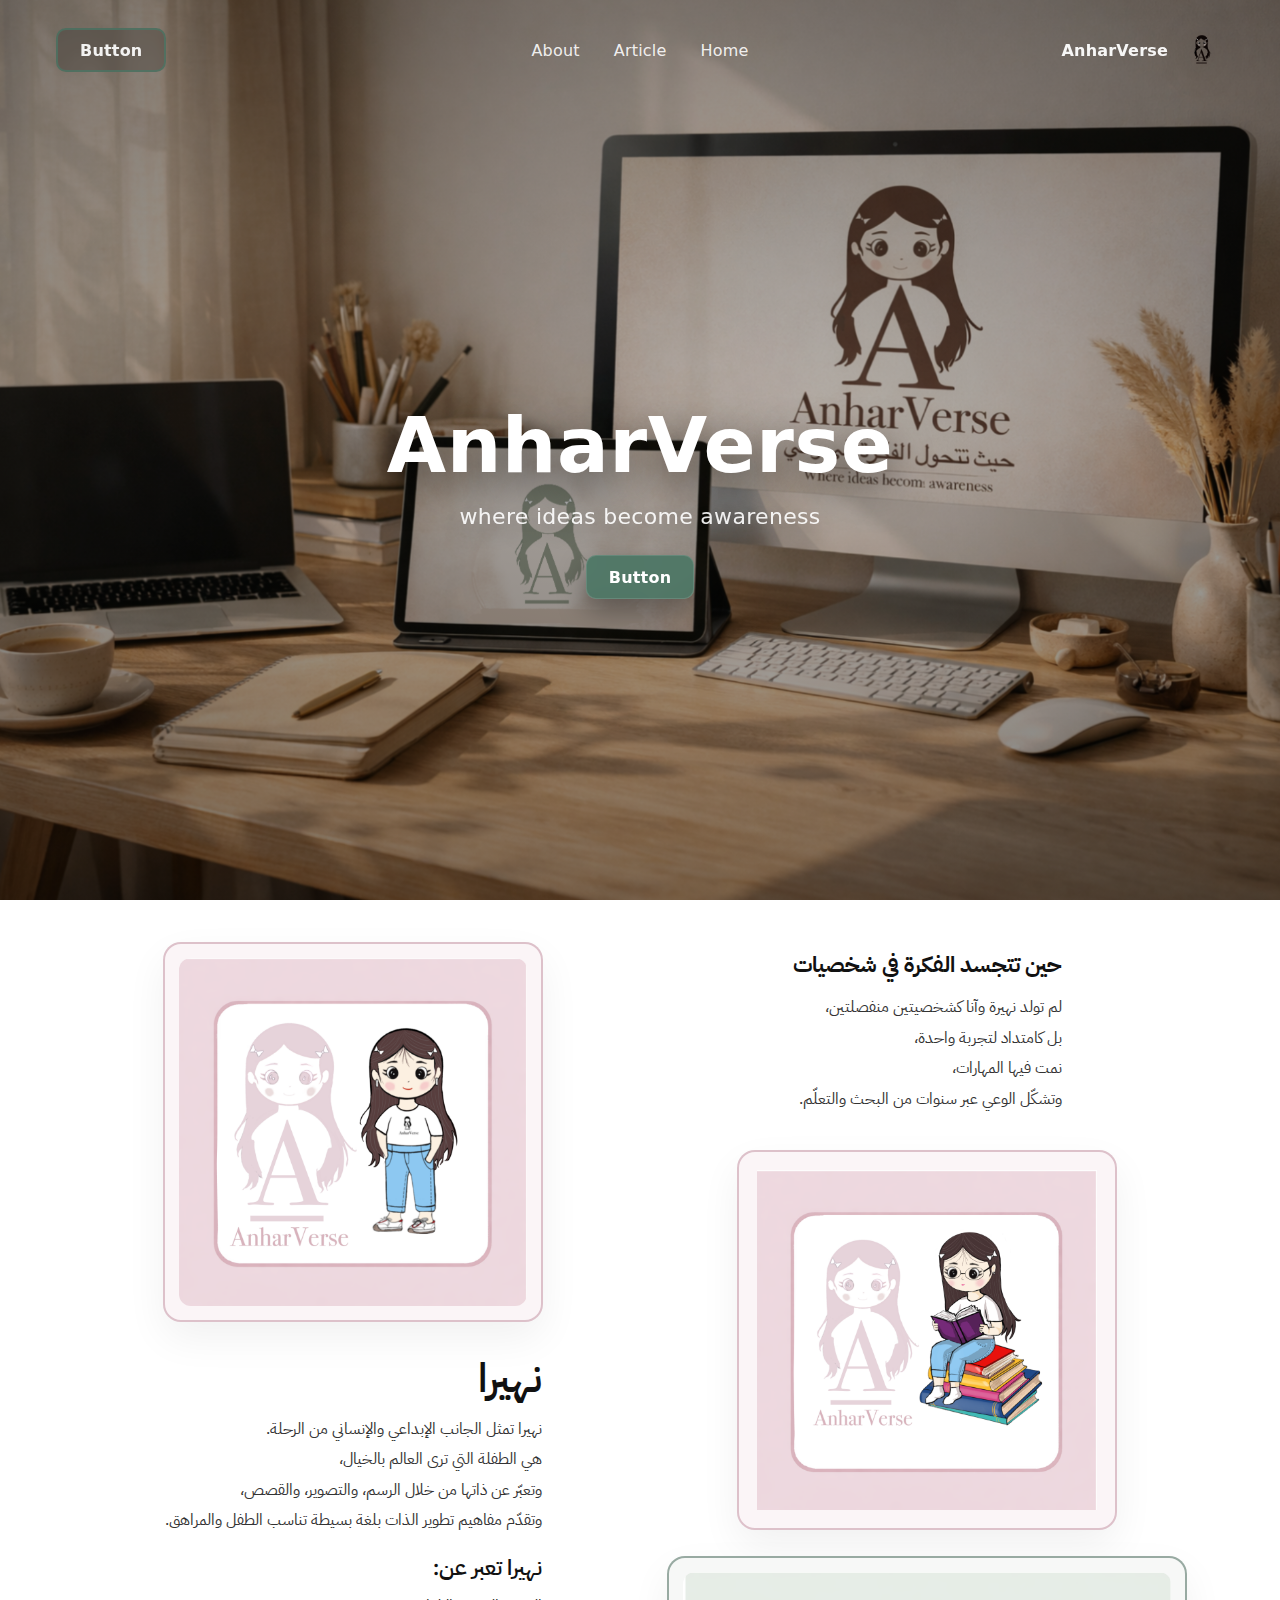
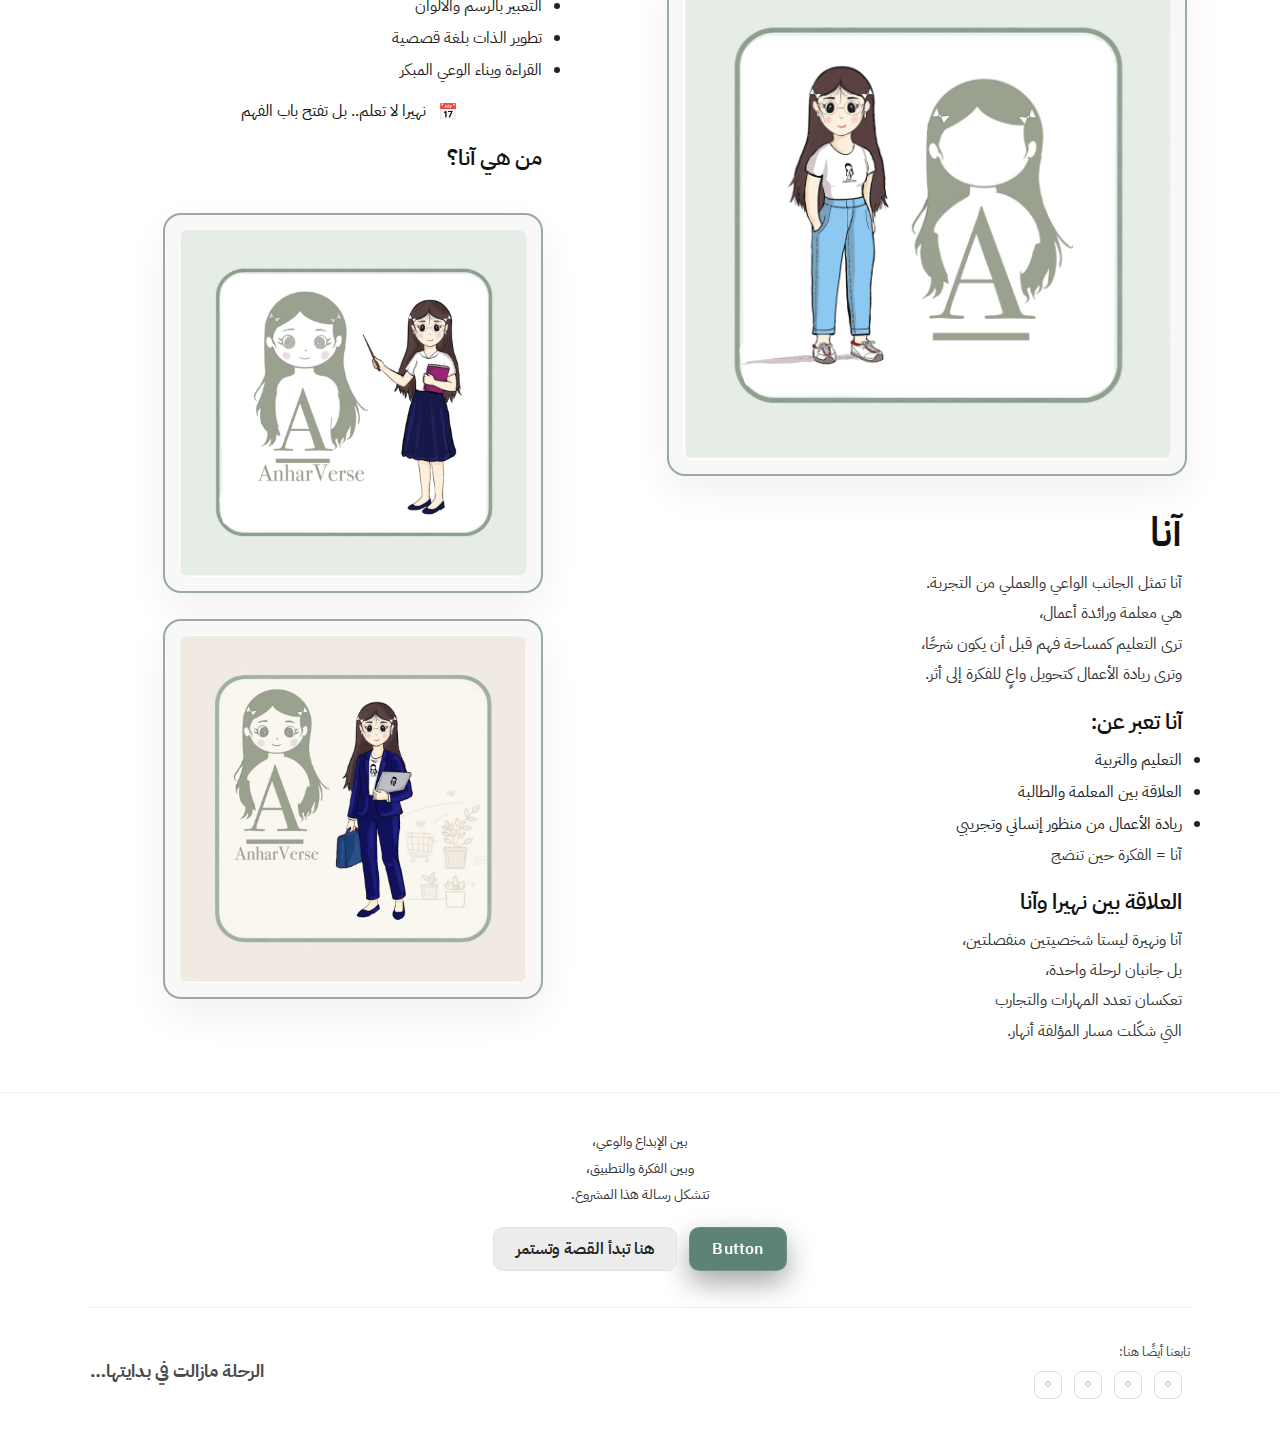
<file: about.html>
<!doctype html>
<html lang="ar" dir="rtl">
<head>
  <meta charset="UTF-8" />
  <meta name="viewport" content="width=device-width, initial-scale=1.0" />
  <title>AnharVerse</title>

  <link rel="preconnect" href="https://fonts.googleapis.com">
  <link rel="preconnect" href="https://fonts.gstatic.com" crossorigin>
  <link href="https://fonts.googleapis.com/css2?family=Inter:wght@400;600&family=IBM+Plex+Sans+Arabic:wght@400;500;600&display=swap" rel="stylesheet">
  <link rel="stylesheet" href="style.css" />
</head>
<body>

  <header class="hero" aria-label="Landing hero">
    <div class="hero__overlay"></div>

    <nav class="nav">
      <a class="brand" href="#">
        <img class="brand__logo" src="assets/logo.png" alt="AnharVerse logo" />
        <span class="brand__name">AnharVerse</span>
      </a>

      <ul class="nav__links">
        <li><a href="landing.html">Home</a></li>
        <li><a href="article.html">Article</a></li>
        <li><a href="contact.html">About</a></li>
      </ul>

      <a class="btn btn--outline" href="#">Button</a>
    </nav>

    <main class="hero__content">
      <h1 class="hero__title">AnharVerse</h1>
      <p class="hero__subtitle">where ideas become awareness</p>
      <a class="btn btn--solid" href="#">Button</a>
    </main>
  </header>

  <!-- ===== Rest of landing page ===== -->
  <div class="landing" dir="rtl">

    <section class="landing__grid">

      <!-- LEFT COLUMN -->
      <div class="landing__col landing__col--left">

        <!-- Top Arabic paragraph (centered) -->
        <div class="landing__text landing__text--center">
          <!-- ✅ from figma -->
          <h3 class="landing__introTitle">حين تتجسد الفكرة في شخصيات</h3>

          <!-- ✅ from figma -->
          <p class="landing__introBody landing__introBody--right">
            لم تولد نهيرة وآنا كشخصيتين منفصلتين،<br>
            بل كامتداد لتجربة واحدة،<br>
            نمت فيها المهارات،<br>
            وتشكّل الوعي عبر سنوات من البحث والتعلّم.
          </p>
        </div>

        <!-- Illustration (reading) -->
        <img class="landing__img landing__img--plain"
             src="assets/reading_nuhaira.png"
             alt="Reading illustration">

        <!-- Big framed image card -->
        <div class="landing__frame landing__frame--big">
          <img src="assets/ana.png" alt="Big card">
        </div>

        <!-- Lower text area (Ana) -->
        <div class="landing__text landing__text--flushRight">

          <!-- ✅ from figma -->
          <h3 class="landing__h">آنا</h3>

          <!-- ✅ from figma -->
          <p class="landing__p">
            آنا تمثل الجانب الواعي والعملي من التجربة.<br>
            هي معلمة ورائدة أعمال،<br>
            ترى التعليم كمساحة فهم قبل أن يكون شرحًا،<br>
            وترى ريادة الأعمال كتحويل واعٍ للفكرة إلى أثر.
          </p>

          <!-- ✅ from figma -->
          <h4 class="landing__h2">آنا تعبر عن:</h4>
          <ul class="landing__list">
            <li>التعليم والتربية</li>
            <li>العلاقة بين المعلمة والطالبة</li>
            <li>ريادة الأعمال من منظور إنساني وتجريبي</li>
          </ul>

          <!-- ✅ from figma -->
          <p class="landing__p">آنا = الفكرة حين تنضج</p>

          <!-- ✅ from figma -->
          <h4 class="landing__h2">العلاقة بين نهيرا وآنا</h4>

          <!-- ✅ from figma -->
          <p class="landing__p">
            آنا ونهيرة ليستا شخصيتين منفصلتين،<br>
            بل جانبان لرحلة واحدة،<br>
            تعكسان تعدد المهارات والتجارب<br>
            التي شكّلت مسار المؤلفة أنهار.
          </p>
        </div>

      </div>

      <!-- RIGHT COLUMN -->
      <div class="landing__col landing__col--right">

        <!-- Pink framed image card -->
        <div class="landing__frame landing__frame--pink">
          <img src="assets/Nuhaira.png" alt="Pink card">
        </div>

        <!-- Nuhaira text block -->
        <div class="landing__text">

          <!-- ✅ from figma -->
          <h3 class="landing__h">نهيرا</h3>

          <!-- ✅ (you already had this correct) -->
          <p class="landing__p">
            نهيرا تمثل الجانب الإبداعي والإنساني من الرحلة.<br>
            هي الطفلة التي ترى العالم بالخيال،<br>
            وتعبّر عن ذاتها من خلال الرسم، والتصوير، والقصص،<br>
            وتقدّم مفاهيم تطوير الذات بلغة بسيطة تناسب الطفل والمراهق.
          </p>

          <!-- ✅ from figma -->
          <h4 class="landing__h2">نهيرا تعبر عن:</h4>
          <ul class="landing__list">
            <li>التعبير بالرسم والالوان</li>
            <li>تطوير الذات بلغة قصصية</li>
            <li>القراءة ويناء الوعي المبكر</li>
          </ul>

          <!-- ✅ from figma -->
          <p class="landing__note">
            <span class="landing__icon" aria-hidden="true">📅</span>
            نهيرا لا تعلم.. بل تفتح باب الفهم
          </p>

          <!-- ✅ from figma -->
          <h4 class="landing__h2">من هي آنا؟</h4>

        </div>

        <!-- Two stacked framed images -->
        <div class="landing__frame landing__frame--mid">
          <img src="assets/teacher.png" alt="Right card 1">
        </div>

        <div class="landing__frame landing__frame--mid">
          <img src="assets/entrepneur.jpg" alt="Right card 2">
        </div>

      </div>

    </section>

    <!-- Bottom CTA -->
    <section class="landing__cta">
      <!-- ✅ from figma -->
      <p class="landing__ctaTopText">
        بين الإبداع والوعي،<br>
        وبين الفكرة والتطبيق،<br>
        تتشكل رسالة هذا المشروع.
      </p>

      <div class="landing__ctaActions">
        <a class="btn btn--solid" href="#">Button</a>
        <!-- ✅ from figma -->
        <a class="btn btn--ghost" href="#">هنا تبدأ القصة وتستمر</a>
      </div>
    </section>

    <footer class="landing__footer">
      <div class="landing__footerLeft">
        <p class="landing__footerTitle">تابعنا أيضًا هنا:</p>
        <div class="landing__socials" dir="ltr">
          <a href="#" aria-label="Instagram">◦</a>
          <a href="#" aria-label="X">◦</a>
          <a href="#" aria-label="YouTube">◦</a>
          <a href="#" aria-label="TikTok">◦</a>
        </div>
      </div>

      <div class="landing__footerRight">
        <h3 class="landing__footerHeadline">الرحلة مازالت في بدايتها…</h3>
      </div>
    </footer>

  </div>
</body>
</html>
</file>
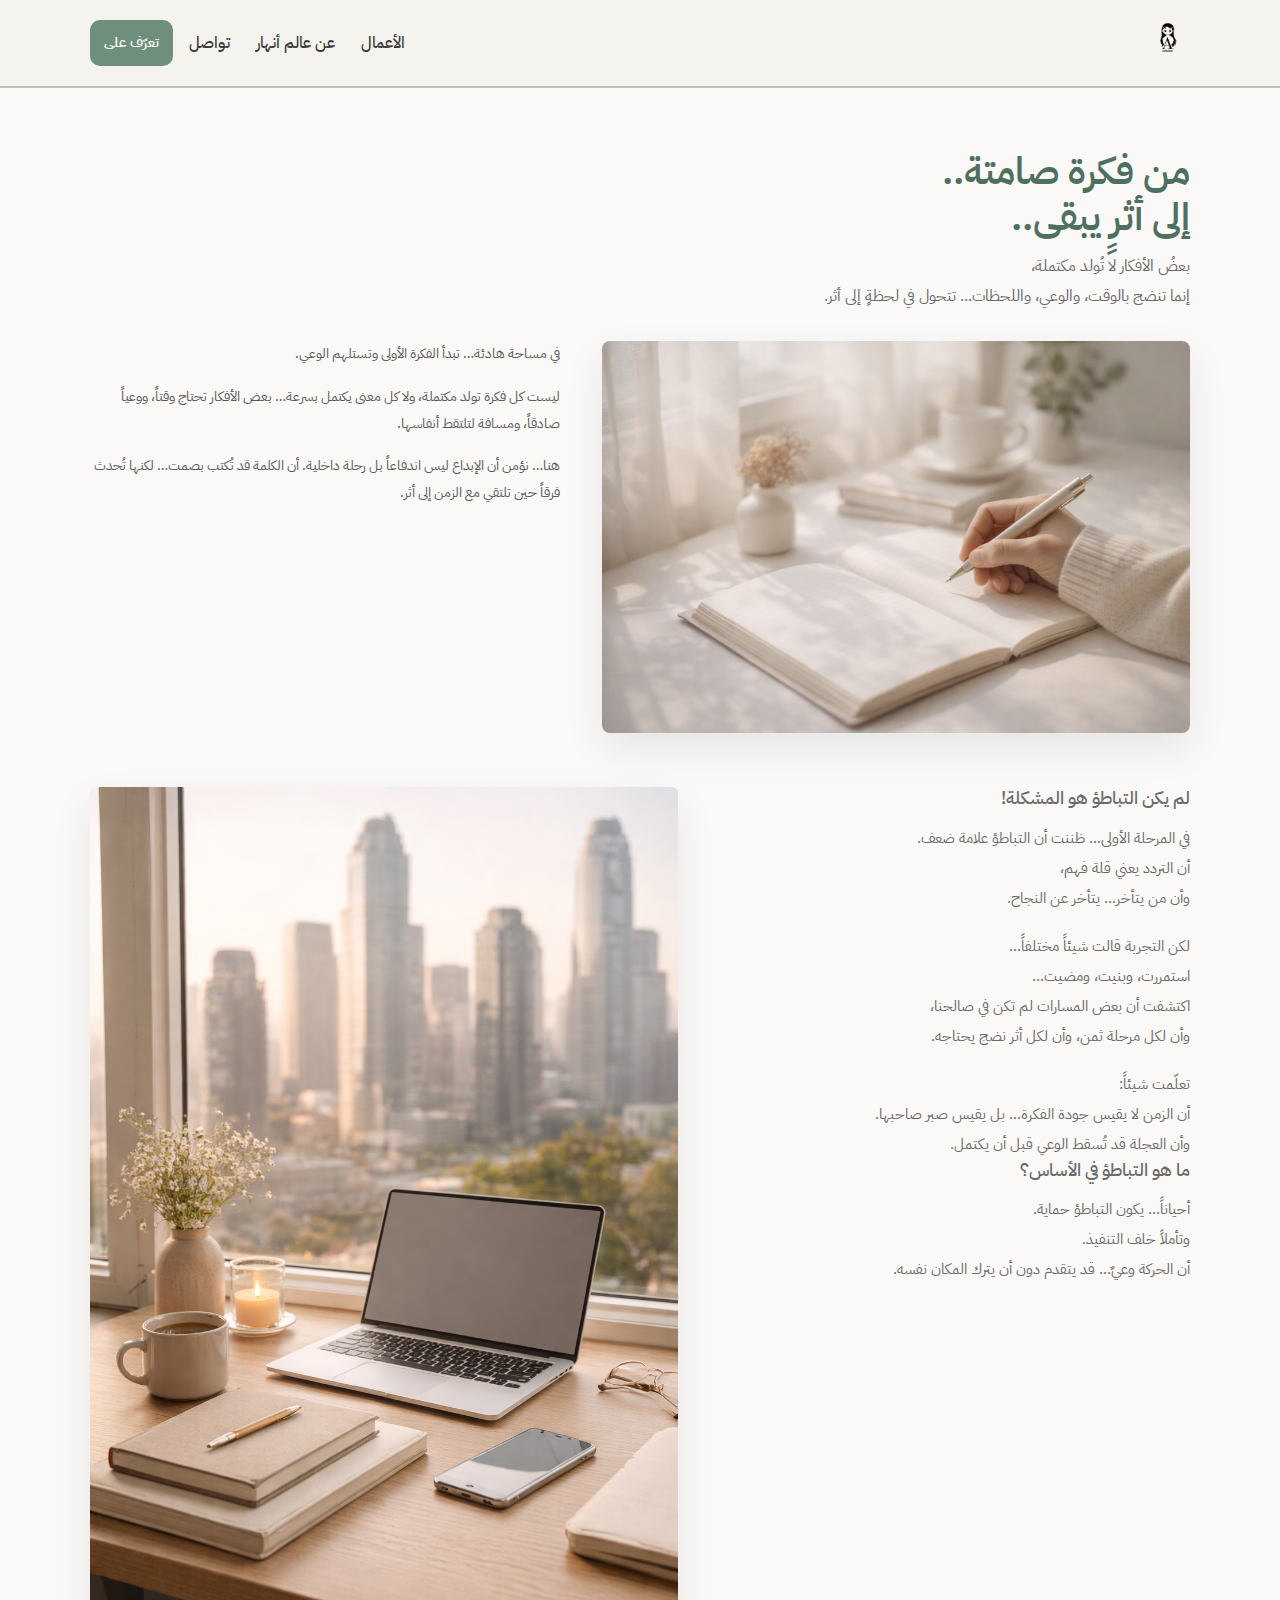
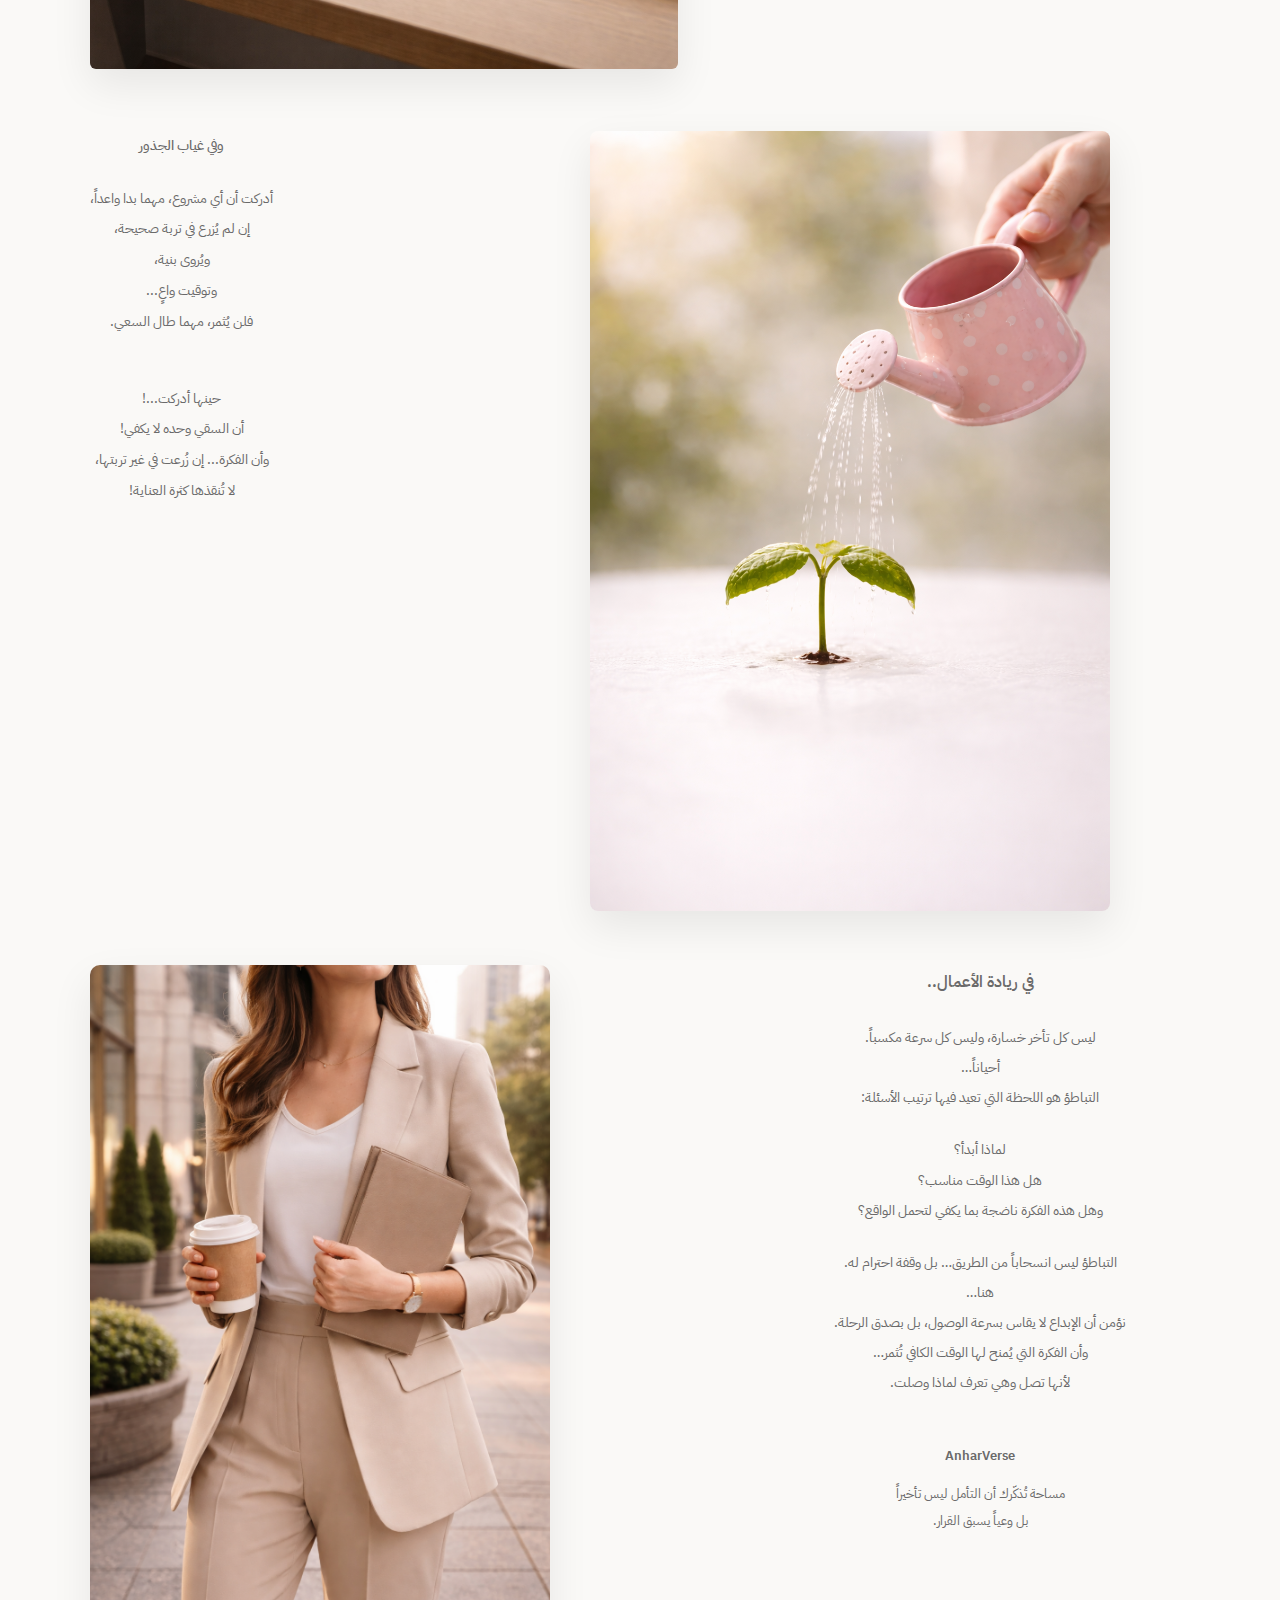
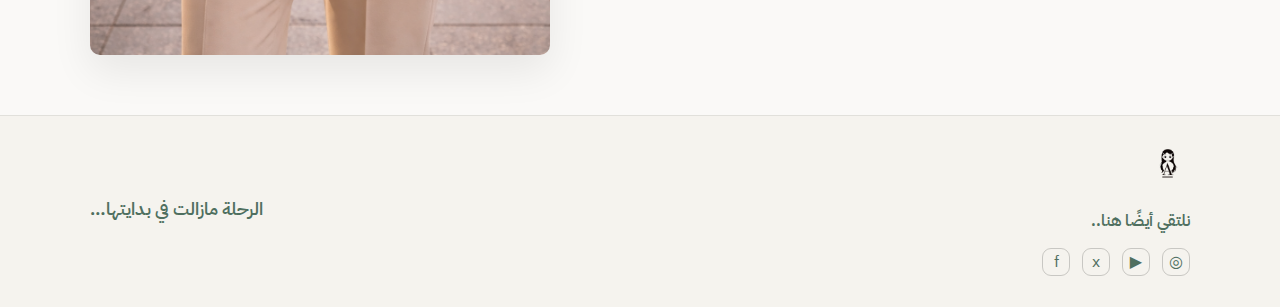
<file: article.html>
<!doctype html>
<html lang="ar" dir="rtl">
<head>
  <meta charset="UTF-8" />
  <meta name="viewport" content="width=device-width, initial-scale=1.0" />
  <title>AnharVerse | من فكرة صامتة.. إلى أثر يبقى</title>

  <!-- Fonts -->
  <link rel="preconnect" href="https://fonts.googleapis.com">
  <link rel="preconnect" href="https://fonts.gstatic.com" crossorigin>
  <link href="https://fonts.googleapis.com/css2?family=Inter:wght@400;600;700&family=IBM+Plex+Sans+Arabic:wght@300;400;500;600&display=swap" rel="stylesheet">

  <link rel="stylesheet" href="article.css" />
</head>

<body>

  <!-- Top Nav -->
  <header class="topbar">
    <div class="topbar__inner">
      <a class="topbar__brand" href="#">
        <img src="assets/logo.png" alt="AnharVerse" class="topbar__logo">
      </a>

      <nav class="topbar__nav" aria-label="Main">
        <a href="#">الأعمال</a>
        <a href="#">عن عالم أنهار</a>
        <a href="#">تواصل</a>
      </nav>

      <a class="topbar__cta" href="#">تعرّف على</a>
    </div>
    <div class="topbar__rule"></div>
  </header>

  <!-- Page -->
  <main class="page">

    <!-- Title -->
    <!-- Title -->
    <section class="page__title page__title--right" dir="rtl">
    <h1 class="page__titleH1">من فكرة صامتة..<br>إلى أثرٍ يبقى..</h1>

    <p class="page__titleP">
        بعضُ الأفكار لا تُولد مكتملة،<br>
        إنما تنضج بالوقت، والوعي، واللحظات...
        تتحول في لحظةٍ إلى أثر.
    </p>
    </section>

    <!-- Content blocks -->
    <section class="content">

      <!-- Block 1 (text left, image right) -->
      <article class="block block--row1">
        <div class="block__text">
            <p>في مساحة هادئة… تبدأ الفكرة الأولى وتستلهم الوعي.</p>
            <p>ليست كل فكرة تولد مكتملة، ولا كل معنى يكتمل بسرعة… بعض الأفكار تحتاج وقتاً، ووعياً صادقاً، ومسافة لتلتقط أنفاسها.</p>
            <p>هنا… نؤمن أن الإبداع ليس اندفاعاً بل رحلة داخلية. أن الكلمة قد تُكتب بصمت… لكنها تُحدث فرقاً حين تلتقي مع الزمن إلى أثر.</p>
        </div>

        <figure class="block__media">
            <img src="assets/article_note.png" alt="Writing on notebook">
        </figure>
        </article>

      <!-- Block 2 (image left, text right) -->
      <article class="block block--row2">
        <figure class="block__media">
            <img src="assets/article_city.png" alt="Desk and city">
        </figure>

        <div class="block__text">
            <h3 class="block__subhead">لم يكن التباطؤ هو المشكلة!</h3>

            <p>
            في المرحلة الأولى… ظننت أن التباطؤ علامة ضعف.<br>
            أن التردد يعني قلة فهم،<br>
            وأن من يتأخر… يتأخر عن النجاح.
            </p>

            <p>
            لكن التجربة قالت شيئاً مختلفاً…<br>
            استمررت، وبنيت، ومضيت…<br>
            اكتشفت أن بعض المسارات لم تكن في صالحنا،<br>
            وأن لكل مرحلة ثمن، وأن لكل أثر نضج يحتاجه.
            </p>

            <p>
            تعلّمت شيئاً:<br>
            أن الزمن لا يقيس جودة الفكرة… بل يقيس صبر صاحبها.<br>
            وأن العجلة قد تُسقط الوعي قبل أن يكتمل.
            </p>

            <h3 class="block__subhead">ما هو التباطؤ في الأساس؟</h3>

            <p>
            أحياناً… يكون التباطؤ حماية.<br>
            وتأملاً خلف التنفيذ.<br>
            أن الحركة وعيٌ… قد يتقدم دون أن يترك المكان نفسه.
            </p>
        </div>
        </article>

      <!-- Block 3 (center poem / small text) -->
      <article class="block block--row3">
        <div class="block__text block__text--poem" dir="rtl">
            <h3 class="poem__title">وفي غياب الجذور</h3>

            <p class="poem__stanza">
            أدركت أن أي مشروع، مهما بدا واعداً،<br>
            إن لم يُزرع في تربة صحيحة،<br>
            ويُروى بنية،<br>
            وتوقيت واعٍ...<br>
            فلن يُثمر، مهما طال السعي.
            </p>

            <p class="poem__stanza">
            حينها أدركت...!<br>
            أن السقي وحده لا يكفي!<br>
            وأن الفكرة... إن زُرعت في غير تربتها،<br>
            لا تُنقذها كثرة العناية!
            </p>
        </div>

        <figure class="block__media">
            <img src="assets/article_seed.png" alt="Seed watered">
        </figure>
        </article>

      <!-- Block 4 (image left, text right) -->
       <article class="block block--row4">
        <figure class="block__media">
            <img src="assets/article_woman.png" alt="Woman walking">
        </figure>

        <div class="block__text block__text--row4" dir="rtl">
            <h3 class="row4__title">في ريادة الأعمال..</h3>

            <p class="row4__p">
            ليس كل تأخر خسارة، وليس كل سرعة مكسباً.<br>
            أحياناً…<br>
            التباطؤ هو اللحظة التي تعيد فيها ترتيب الأسئلة:
            </p>

            <p class="row4__p">
            لماذا أبدأ؟<br>
            هل هذا الوقت مناسب؟<br>
            وهل هذه الفكرة ناضجة بما يكفي لتحمل الواقع؟
            </p>

            <p class="row4__p">
            التباطؤ ليس انسحاباً من الطريق… بل وقفة احترام له.<br>
            هنا…<br>
            نؤمن أن الإبداع لا يقاس بسرعة الوصول، بل بصدق الرحلة.<br>
            وأن الفكرة التي يُمنح لها الوقت الكافي تُثمر…<br>
            لأنها تصل وهي تعرف لماذا وصلت.
            </p>

            <div class="row4__signature">
            <div class="row4__brand">AnharVerse</div>
            <div class="row4__sigText">
                مساحة تُذكّرك أن التأمل ليس تأخيراً<br>
                بل وعياً يسبق القرار.
            </div>
            </div>
        </div>
        </article>


    </section>

  </main>

  <!-- Footer -->
  <footer class="footer">
    <div class="footer__inner">
      <div class="footer__left">
        <img src="assets/logo.png" class="footer__logo" alt="AnharVerse">
        <h3 class="footer__title">نلتقي أيضًا هنا..</h3>
        <div class="footer__social" dir="ltr">
          <a href="#" aria-label="Facebook">f</a>
          <a href="#" aria-label="X">x</a>
          <a href="#" aria-label="YouTube">▶</a>
          <a href="#" aria-label="Instagram">◎</a>
        </div>
      </div>

      <div class="footer__right">
        <h3 class="footer__headline">الرحلة مازالت في بدايتها…</h3>
      </div>
    </div>
  </footer>

</body>
</html>
</file>
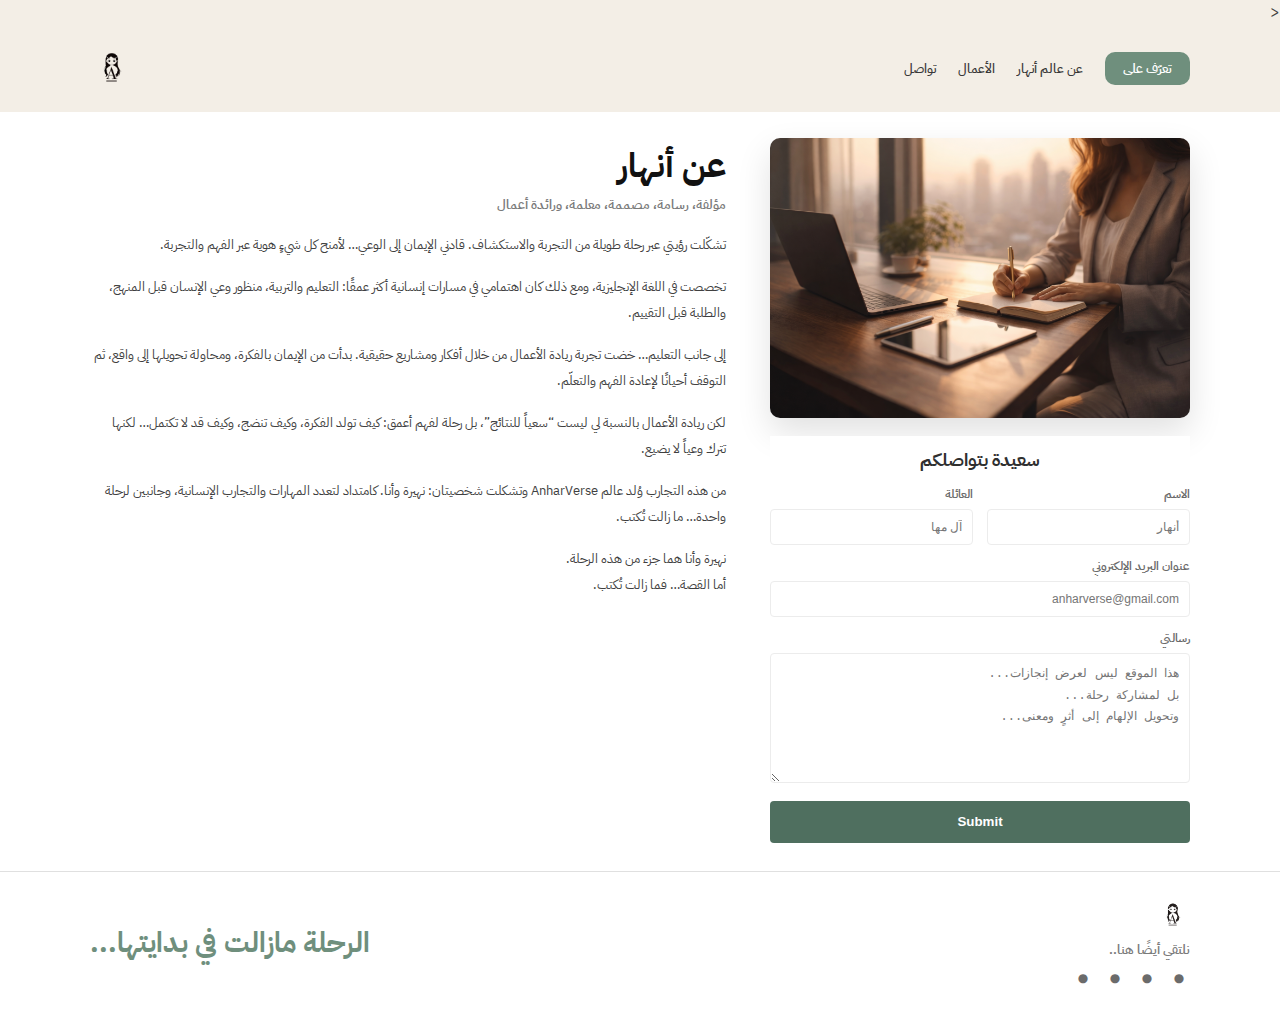
<file: contact.html>
<!doctype html>
<html lang="ar" dir="rtl">
<head>
  <meta charset="UTF-8" />
  <meta name="viewport" content="width=device-width, initial-scale=1.0" />
  <title>AnharVerse - About</title>

  <link rel="preconnect" href="https://fonts.googleapis.com">
  <link rel="preconnect" href="https://fonts.gstatic.com" crossorigin>
  <link href="https://fonts.googleapis.com/css2?family=IBM+Plex+Sans+Arabic:wght@400;500;600;700&display=swap" rel="stylesheet">

  <link rel="stylesheet" href="contact.css" />
  <link rel="stylesheet" href="landing.css" />
</head>
<body>

  <!-- Top bar -->
  <header class="top">
    <<div class="top__inner">
      <!-- Right side (RTL start): pill button + links -->
      <nav class="top__nav" aria-label="Main">
        <a class="top__btn" href="#">تعرّف على</a>
        <a class="top__link" href="#">عن عالم أنهار</a>
        <a class="top__link" href="#">الأعمال</a>
        <a class="top__link" href="#">تواصل</a>
      </nav>

      <!-- Left side logo -->
      <a class="top__brand" href="#" aria-label="AnharVerse">
        <!-- Replace src with your mark -->
        <img class="top__logo" src="assets/logo.png" alt="">
      </a>
    </div>
  </header>

  <!-- Main white area -->                                          
  <main class="page">

    <section class="aboutPage">
      <div class="aboutPage__inner">

        <div class="aboutPage__grid">

          <!-- LEFT: image + contact form -->
          <aside class="aboutPage__left">

            <figure class="aboutCardMedia">
              <img src="assets/about_hero.png" alt="Anhar writing at a desk">
            </figure>

            <div class="contactCard">
              <h3 class="contactCard__title">سعيدة بتواصلكم</h3>

              <form class="contactForm">
                <div class="field">
                  <label class="field__label" for="name">الاسم</label>
                  <input class="field__input" id="name" name="name" type="text" placeholder="أنهار">
                </div>

                <div class="field">
                  <label class="field__label" for="family">العائلة</label>
                  <input class="field__input" id="family" name="family" type="text" placeholder="آل مها">
                </div>

                <div class="field field--full">
                  <label class="field__label" for="email">عنوان البريد الإلكتروني</label>
                  <input class="field__input" id="email" name="email" type="email" placeholder="anharverse@gmail.com">
                </div>

                <div class="field field--full">
                  <label class="field__label" for="msg">رسالتي</label>
                  <textarea class="field__textarea" id="msg" name="msg" rows="5"
                    placeholder="هذا الموقع ليس لعرض إنجازات...&#10;بل لمشاركة رحلة...&#10;وتحويل الإلهام إلى أثرٍ ومعنى..."></textarea>
                </div>

                <button class="contactForm__submit" type="submit">Submit</button>
              </form>
            </div>

          </aside>

          <!-- RIGHT: text -->
          <article class="aboutPage__right">
            <h1 class="aboutPage__title">عن أنهار</h1>
            <p class="aboutPage__meta">مؤلفة، رسامة، مصممة، معلمة، ورائدة أعمال</p>

            <div class="aboutPage__body">
              <p>
                تشكّلت رؤيتي عبر رحلة طويلة من التجربة والاستكشاف.
                قادني الإيمان إلى الوعي… لأمنح كل شيءٍ هوية عبر الفهم والتجربة.
              </p>

              <p>
                تخصصت في اللغة الإنجليزية، ومع ذلك كان اهتمامي في مسارات إنسانية أكثر عمقًا:
                التعليم والتربية، منظور وعي الإنسان قبل المنهج، والطلبة قبل التقييم.
              </p>

              <p>
                إلى جانب التعليم… خضت تجربة ريادة الأعمال من خلال أفكار ومشاريع حقيقية.
                بدأت من الإيمان بالفكرة، ومحاولة تحويلها إلى واقع، ثم التوقف أحيانًا لإعادة الفهم والتعلّم.
              </p>

              <p class="aboutPage__question">
                لكن ريادة الأعمال بالنسبة لي ليست “سعياً للنتائج”، بل رحلة لفهم أعمق:
                كيف تولد الفكرة، وكيف تنضج، وكيف قد لا تكتمل… لكنها تترك وعياً لا يضيع.
              </p>

              <p>
                من هذه التجارب وُلد عالم AnharVerse
                وتشكلت شخصيتان: نهيرة وأنا.
                كامتداد لتعدد المهارات والتجارب الإنسانية، وجانبين لرحلة واحدة… ما زالت تُكتب.
              </p>

              <p class="aboutPage__closing">
                نهيرة وأنا هما جزء من هذه الرحلة. <br>
                أما القصة… فما زالت تُكتب.
              </p>
            </div>
          </article>

        </div>

      </div>

      <div class="aboutPage__rule"></div>

      <!-- Footer strip -->
      <footer class="stripFooter">
        <div class="stripFooter__inner">
          <div class="stripFooter__left">
            <img class="stripFooter__mark" src="assets/logo.png" alt="">
            <p class="stripFooter__small">نلتقي أيضًا هنا..</p>
            <div class="stripFooter__social" dir="ltr">
              <a href="#" aria-label="Facebook">●</a>
              <a href="#" aria-label="LinkedIn">●</a>
              <a href="#" aria-label="YouTube">●</a>
              <a href="#" aria-label="Instagram">●</a>
            </div>
          </div>

          <h3 class="stripFooter__headline">الرحلة مازالت في بدايتها...</h3>
        </div>
      </footer>

    </section>

  </main>

</body>
</html>
</file>
<file: contact.css>
/* ===== About page section (matches screenshot) ===== */

:root{
  --bg: #f3eee6;
  --text: #3f3f3f;
  --muted: #777777;
  --line: rgba(40,40,40,.45);
  --sage: #6f8f7d;
  --sageDark: #4f6f5f;
  --wrap: min(1100px, 92vw);
}

/* keep your existing header styles; only add/override below */

.page{ background:#fff; }

/* Whole section */
.aboutPage{
  background:#fff;
}

.aboutPage__inner{
  width: var(--wrap);
  margin: 0 auto;
  padding: 26px 0 10px;
}

/* 2-column layout */
.aboutPage__grid{
  display: grid;
  grid-template-columns: 420px 1fr; /* left card column, right text column */
  gap: 44px;
  align-items: start;
}

/* LEFT column */
.aboutPage__left{
  display: flex;
  flex-direction: column;
  gap: 18px;
}

.aboutCardMedia{
  border-radius: 10px;
  overflow: hidden;
  background: #fff;
  box-shadow: 0 14px 34px rgba(0,0,0,.12);
}
.aboutCardMedia img{
  width: 100%;
  height: auto;
  display: block;
}

/* Contact card */
.contactCard{
  background:#fff;
}

.contactCard__title{
  text-align: center;
  font-weight: 700;
  font-size: 18px;
  color:#2f2f2f;
  margin: 10px 0 12px;
}

/* Form grid: 2 small fields, then full-width fields */
.contactForm{
  display: grid;
  grid-template-columns: 1fr 1fr;
  gap: 12px 14px;
}

.field{ display:flex; flex-direction:column; gap: 6px; }
.field--full{ grid-column: 1 / -1; }

.field__label{
  font-size: 12px;
  color:#6a6a6a;
  font-weight: 600;
}

.field__input,
.field__textarea{
  border: 1px solid #ececec;
  background: #fff;
  border-radius: 4px;
  padding: 10px 10px;
  font-size: 12px;
  color:#333;
  outline: none;
}

.field__textarea{
  resize: vertical;
  line-height: 1.8;
}

.contactForm__submit{
  grid-column: 1 / -1;
  margin-top: 6px;
  height: 42px;
  border: none;
  border-radius: 4px;
  background: var(--sageDark);
  color:#fff;
  font-weight: 600;
  cursor: pointer;
}
.contactForm__submit:hover{ opacity: .95; }

/* RIGHT column */
.aboutPage__right{
  text-align: right;
  padding-top: 8px;
}

.aboutPage__title{
  font-size: 34px;
  line-height: 1.2;
  font-weight: 800;
  color:#111;
  margin-bottom: 8px;
}

.aboutPage__meta{
  color: #7a7a7a;
  font-size: 13px;
  font-weight: 600;
  margin-bottom: 18px;
}

.aboutPage__body p{
  color: #3f3f3f;
  font-size: 13px;
  line-height: 2.0;
  margin-bottom: 16px;
}

.aboutPage__question{
  margin-top: 10px;
  margin-bottom: 18px;
}

.aboutPage__closing{
  color:#333;
}

/* Divider above footer strip */
.aboutPage__rule{
  width: 100%;
  height: 1px;
  background: rgba(0,0,0,.12);
  margin-top: 18px;
}

/* Footer strip (the bottom white strip) */
.stripFooter{
  background:#fff;
}

.stripFooter__inner{
  width: var(--wrap);
  margin: 0 auto;
  padding: 26px 0 22px;
  display: flex;
  align-items: center;
  justify-content: space-between;
  gap: 18px;
}

.stripFooter__headline{
  color: var(--sage);
  font-size: 28px;
  font-weight: 700;
  line-height: 1.2;
}

.stripFooter__left{
  display:flex;
  flex-direction: column;
  gap: 8px;
}

.stripFooter__mark{
  width: 34px;
  height: 34px;
  object-fit: contain;
  opacity: .9;
}

.stripFooter__small{
  color: #7a7a7a;
  font-size: 13px;
  font-weight: 600;
}

.stripFooter__social{
  display:flex;
  gap: 10px;
}

.stripFooter__social a{
  width: 22px;
  height: 22px;
  display:inline-flex;
  align-items:center;
  justify-content:center;
  text-decoration:none;
  color:#6b6b6b;
  font-size: 12px;
}

/* Responsive */
@media (max-width: 980px){
  .aboutPage__grid{
    grid-template-columns: 1fr;
  }
  .aboutPage__right{
    order: 1;
  }
  .aboutPage__left{
    order: 2;
  }
  .stripFooter__inner{
    flex-direction: column;
    align-items: center;
    text-align: center;
  }
}
</file>
<file: landing.css>
/* header-hero.css */
:root{
  --bg: #f3eee6;       /* warm beige */
  --text: #3f3f3f;     /* headline */
  --muted: #777777;    /* subtitle */
  --line: rgba(40,40,40,.45);
  --sage: #6f8f7d;     /* button */
  --wrap: min(1100px, 92vw);
}

*{ box-sizing:border-box; margin:0; padding:0; }
body{
  font-family: "IBM Plex Sans Arabic", system-ui, -apple-system, "Segoe UI", Roboto, Arial, sans-serif;
  background: var(--bg);
  color: var(--text);
}

.top{
  background: var(--bg);
}

/* top bar */
.top__inner{
  width: var(--wrap);
  margin: 0 auto;
  padding: 22px 0;
  display: flex;
  align-items: center;
  justify-content: space-between;
  gap: 16px;
}

/* nav on the right (rtl) */
.top__nav{
  display: flex;
  align-items: center;
  gap: 22px;
}

/* pill button */
.top__btn{
  text-decoration: none;
  background: var(--sage);
  color: #fff;
  padding: 10px 18px;
  border-radius: 10px;
  font-weight: 600;
  font-size: 13px;
  line-height: 1;
}

/* links */
.top__link{
  text-decoration: none;
  color: #2f2f2f;
  font-weight: 500;
  font-size: 13px;
  opacity: .95;
}
.top__link:hover{ opacity: .75; }

/* logo on far left */
.top__brand{
  display: inline-flex;
  align-items: center;
  justify-content: center;
}
.top__logo{
  width: 44px;
  height: 44px;
  object-fit: contain;
}

/* divider line */
.top__rule{
  height: 1px;
  background: var(--line);
  width: 100%;
}

/* hero title block */
.hero{
  width: var(--wrap);
  margin: 0 auto;
  padding: 28px 0 18px;
  text-align: center;
}

.hero__title{
  font-size: clamp(22px, 3vw, 34px);
  line-height: 1.55;
  font-weight: 700;
  text-align: right;
  color: #4a4a4a;
}

.hero__sub{
  margin-top: 10px;
  text-align:  right;
  font-size: 30px;
  line-height: 1.9;
  color: var(--muted);
  font-weight: 500;
}

/* responsive */
@media (max-width: 720px){
  .top__inner{
    flex-direction: row;
    align-items: center;
  }

  .top__nav{
    gap: 14px;
    flex-wrap: wrap;
    justify-content: flex-start;
  }

  .top__btn{
    padding: 9px 14px;
    border-radius: 10px;
    font-size: 12px;
  }
}

.page{
  background: #fff;
}

/* image + button block */
.heroMedia{
  background: #fff;
}

.heroMedia__inner{
  width: var(--wrap);
  margin: 0 auto;
  padding: 22px 0 18px;
  text-align: center;
}

.heroMedia__frame{
  margin: 0 auto;
  width: min(820px, 92vw);
  background: #fff;
}

.heroMedia__img{
  width: 100%;
  height: auto;
  display: block;
  border-radius: 6px; /* very subtle like screenshot */
  box-shadow: 0 12px 28px rgba(0,0,0,.10);
}

.heroMedia__actions{
  margin-top: 20px;
  display: flex;
  justify-content: center;
}

/* button style matching your screenshot */
.btn--sage{
  text-decoration: none;
  background: #6f8f7d;
  color: #fff;
  padding: 12px 22px;
  border-radius: 6px;          /* squarer than pill */
  font-weight: 600;
  font-size: 14px;
  box-shadow: 0 10px 20px rgba(0,0,0,.10);
}

/* bottom divider line */
.heroMedia__rule{
  height: 1px;
  background: rgba(0,0,0,.18);
  width: 100%;
}

/* ===== "ماهو عالم أنهار؟" block ===== */
.aboutIntro{
  background:#fff;
}

.aboutIntro__inner{
  width: var(--wrap);
  margin: 0 auto;
  padding: 18px 0 20px;
  text-align: right;
}

.aboutIntro__title{
  color: var(--sage);
  font-weight: 700;
  font-size: 48px;
  line-height: 1.35;
  margin-bottom: 10px;
}

.aboutIntro__p{
  color: #6d6d6d;
  font-weight: 600;
  font-size: 36px;ssssss
  line-height: 1.9;
}

.aboutIntro__p + .aboutIntro__p{
  margin-top: 10px;
}

/* the green line of text */
.aboutIntro__p--green{
  color: var(--sage);
  font-weight: 700;
}

/* top/bottom thin separators like your screenshot */
.aboutIntro__rule{
  height: 1px;
  background: rgba(0,0,0,.18);
  width: 100%;
}
/* ===== Story block (correct layout) ===== */
.storyBlock{
  background:#fff;
  padding: 30px 0 34px;
}

.storyBlock__inner{
  width: var(--wrap);
  margin: 0 auto;
}

.storyBlock__grid{
  display: grid;
  grid-template-columns: 1fr 1fr;  /* left images | right content */
  gap: 34px;
  align-items: start;
}

/* LEFT: stacked images */
.storyBlock__left{
  display: flex;
  flex-direction: column;
  gap: 22px;
}

/* RIGHT: all text + ipad image */
.storyBlock__right{
  text-align: right;
  padding-top: 6px;
}

/* media styling */
.storyBlock__media{
  margin: 0;
}

.storyBlock__media img{
  width: 100%;
  height: auto;
  display: block;
  border-radius: 10px;
  box-shadow: 0 12px 28px rgba(0,0,0,.10);
}

/* big writing image */
.storyBlock__media--big img{
  min-height: 430px;
  object-fit: cover;
}

/* ipad image lives in RIGHT column */
.storyBlock__media--ipad{
  margin: 16px 0 10px;
}

/* bottom left desk image */
.storyBlock__media--bottom img{
  object-fit: cover;
}

/* typography */
.storyBlock__title{
  margin: 0 0 10px;
  color: var(--sage);
  font-weight: 800;
  font-size: 32px;
  line-height: 1.25;
}

.storyBlock__lead{
  margin: 0;
  color: #6d6d6d;
  font-weight: 600;
  font-size: 30px;
  line-height: 1.95;
}

.storyBlock__sub{
  margin: 18px 0 10px;
  color: #7b7b7b;
  font-weight: 800;
  font-size: 32px;
  line-height: 1.25;
}

.storyBlock__sub--green{
  color: var(--sage);
}

.storyBlock__p{
  margin: 0;
  color: #6d6d6d;
  font-weight: 600;
  font-size: 30px;
  line-height: 1.95;
}

/* centered button */
.storyBlock__actions{
  margin-top: 22px;
  display: flex;
  justify-content: center;
}

/* mobile stacking */
@media (max-width: 900px){
  .storyBlock__grid{
    grid-template-columns: 1fr;
    gap: 18px;
  }

  .storyBlock__right{
    text-align: center;
  }

  .storyBlock__media--big img{
    min-height: 320px;
  }
}
/* ===== Footer (matches screenshot style) ===== */
.siteFooter{
  background: #fff;
}

.siteFooter__rule{
  height: 1px;
  background: rgba(0,0,0,.10);
  width: 100%;
}

.siteFooter__inner{
  width: var(--wrap);
  margin: 0 auto;
  padding: 26px 0 30px;

  display: flex;
  align-items: flex-start;
  justify-content: space-between;
  gap: 18px;
}

/* left column */
.siteFooter__left{
  display: flex;
  flex-direction: column;
  gap: 10px;
}

.siteFooter__logo{
  width: 34px;
  height: 34px;
  object-fit: contain;
  opacity: .9;
}

.siteFooter__smallText{
  color: #7a7a7a;
  font-size: 13px;
  font-weight: 600;
}

/* social icons row */
.siteFooter__social{
  display: flex;
  gap: 12px;
  align-items: center;
}

.siteFooter__icon{
  color: #6f8f7d;
  text-decoration: none;
  font-weight: 700;
  font-size: 13px;
  line-height: 1;
  opacity: .95;
}

.siteFooter__icon:hover{
  opacity: .7;
}

/* right headline */
.siteFooter__headline{
  margin: 0;
  color: #6f8f7d;
  font-weight: 800;
  font-size: 26px;
  line-height: 1.2;
  letter-spacing: .2px;
}

/* responsive */
@media (max-width: 720px){
  .siteFooter__inner{
    flex-direction: column;
    align-items: flex-start;
  }
  .siteFooter__headline{
    font-size: 22px;
  }
}
</file>
<file: style.css>
/* --------- Reset-ish --------- */
* { box-sizing: border-box; margin: 0; padding: 0; }
html, body { height: 100%; }
body { font-family: system-ui, -apple-system, Segoe UI, Roboto, Arial, sans-serif; }



/* --------- Hero background --------- */
.hero {
  position: relative;
  min-height: 100vh;
  background-image: url("assets/landing_background.png");
  background-size: cover;
  background-position: center;
  background-repeat: no-repeat;
  color: #fff;
  overflow: hidden;
  isolation: isolate;
}

.hero__overlay {
  position: absolute;
  inset: 0;
  /* soft overlay similar to your screenshot */
  background: radial-gradient(
      1200px 600px at 55% 45%,
      rgba(0, 0, 0, 0.25),
      rgba(0, 0, 0, 0.55)
    );
  z-index: 0;
}

/* --------- Navbar --------- */
.nav {
  position: relative;
  z-index: 1;
  display: grid;
  grid-template-columns: 1fr auto 1fr;
  align-items: center;

  padding: 28px 56px;
}

.brand {
  display: inline-flex;
  align-items: center;
  gap: 12px;
  text-decoration: none;
  color: inherit;
  justify-self: start;
}

.brand__logo {
  width: 44px;
  height: 44px;
  object-fit: contain;
  filter: drop-shadow(0 6px 18px rgba(0,0,0,0.35));
}

.brand__name {
  font-weight: 600;
  letter-spacing: 0.2px;
  opacity: 0.95;
}

.nav__links {
  list-style: none;
  display: flex;
  gap: 34px;
  justify-self: center;
}

.nav__links a {
  text-decoration: none;
  color: rgba(255,255,255,0.9);
  font-weight: 500;
  letter-spacing: 0.2px;
  transition: opacity 180ms ease;
}

.nav__links a:hover { opacity: 0.75; }

/* right-side button */
.nav > .btn { justify-self: end; }

/* --------- Hero content --------- */

.hero__content {
  position: relative;
  z-index: 1;

  min-height: calc(100vh - 100px);
  display: flex;
  flex-direction: column;
  align-items: center;
  justify-content: center;

  text-align: center;
  padding: 24px;
}

.hero__title {
  font-size: clamp(48px, 6vw, 86px);
  font-weight: 700;
  letter-spacing: 0.5px;
  text-shadow: 0 14px 40px rgba(0,0,0,0.55);
}

.hero__subtitle {
  margin-top: 14px;
  font-size: clamp(16px, 2vw, 22px);
  opacity: 0.9;
  letter-spacing: 0.3px;
  text-shadow: 0 10px 24px rgba(0,0,0,0.45);
}

.hero__content .btn {
  margin-top: 26px;
}

/* --------- Buttons --------- */
.btn {
  display: inline-flex;
  align-items: center;
  justify-content: center;
  height: 44px;
  padding: 0 22px;
  border-radius: 10px;
  text-decoration: none;
  font-weight: 600;
  letter-spacing: 0.2px;
  transition: transform 160ms ease, background 160ms ease, border-color 160ms ease, opacity 160ms ease;
  backdrop-filter: blur(6px);
}

.btn--solid {
  background: rgba(74, 117, 100, 0.9); /* green-ish like screenshot */
  color: #fff;
  border: 1px solid rgba(255,255,255,0.12);
  box-shadow: 0 12px 28px rgba(0,0,0,0.35);
}

.btn--outline {
  background: rgba(0,0,0,0.20);
  color: rgba(255,255,255,0.92);
  border: 2px solid rgba(74, 117, 100, 0.75);
}

.btn:hover { transform: translateY(-1px); }
.btn:active { transform: translateY(0px); opacity: 0.95; }

/* --------- Responsive tweaks --------- */
@media (max-width: 820px) {
  .nav {
    grid-template-columns: 1fr auto;
    grid-template-rows: auto auto;
    row-gap: 14px;
    padding: 22px 20px;
  }

  .nav__links {
    grid-column: 1 / -1;
    justify-content: center;
    gap: 22px;
  }

  .nav > .btn {
    justify-self: end;
  }
}


.landing {
  position: relative; 
  z-index: 1;
  background: #fff;
  color: #111;
  padding: 42px 0 0;
}

.landing {
  background: #fff;
  position: relative;
  z-index: 2;
}

/* main two-column layout */
.landing__grid {
  width: min(1100px, 92vw);
  margin: 0 auto;
  display: grid;
  grid-template-columns: 1fr 1fr;
  gap: 48px;
  align-items: start;
}

.landing__col {
  display: flex;
  flex-direction: column;
  gap: 26px;
}

/* Arabic body typography */
.landing {
  font-family: "IBM Plex Sans Arabic", system-ui, -apple-system, Segoe UI, Roboto, Arial, sans-serif;
}

/* Default: Arabic text should be right-aligned (NOT centered) */
.landing__text {
  text-align: right;
  padding: 6px 8px;

  /* makes paragraphs look cleaner */
  max-width: 520px;
  margin-inline: auto;
}

/* Only this block stays centered (your intro paragraph) */
.landing__text--center {
  text-align: center;
}

/* Headings: match the “Inter 600 / 40px / 120% / 0%” look */
.landing__h,
.landing__h2 {
  font-family: "Inter", "IBM Plex Sans Arabic", system-ui, sans-serif;
  font-weight: 600;
  line-height: 1.2;      /* 120% */
  letter-spacing: 0;
  text-align: right;     /* force right for RTL headings */
  margin: 0;
}

/* Sizes (adjust if needed) */
.landing__h  { font-size: 40px; margin-bottom: 12px; }
.landing__h2 { font-size: 22px; margin-top: 18px; margin-bottom: 10px; }

/* Paragraphs: more breathable */
.landing__p,
.landing__text--center p {
  color: #333;
  font-size: 16px;
  line-height: 1.9;
}

/* Lists: clean RTL bullets without "centered weirdness" */
.landing__list {
  direction: rtl;
  text-align: right;
  list-style: disc;
  padding-inline-start: 0;      /* remove left padding */
  padding-inline-end: 22px;     /* add right padding for bullets */
  margin: 10px 0 0;
  line-height: 2;
  color: #222;
  font-size: 16px;
}

.landing[dir="rtl"] .landing__text .landing__h,
.landing[dir="rtl"] .landing__text .landing__h2,
.landing[dir="rtl"] .landing__text h3,
.landing[dir="rtl"] .landing__text h4 {
  text-align: right;
}

/* plain images */
.landing__img {
  width: 100%;
  height: auto;
  display: block;
  margin: 0 auto;
}

.landing__img--plain {
  max-width: 360px;
}

/* framed image boxes */
.landing__frame {
  border-radius: 18px;
  border: 2px solid rgba(75, 105, 92, 0.55);
  background: #f7f8f7;
  padding: 14px;
  box-shadow: 0 16px 40px rgba(0,0,0,0.06);
  margin: 0 auto;
}

.landing__frame img {
  width: 100%;
  height: auto;
  display: block;
  border-radius: 12px;
}

.landing__frame--big { max-width: 520px; }
.landing__frame--mid { max-width: 380px; }

.landing__frame--pink {
  border-color: rgba(196, 149, 166, 0.55);
  background: #fbf5f7;
  max-width: 380px;
}

/* bottom CTA */
.landing__cta {
  margin-top: 40px;
  padding: 28px 0;
  border-top: 1px solid #eee;
  display: flex;
  align-items: center;
  justify-content: center;
  gap: 14px;
}

.landing__ctaText {
  color: #333;
  font-size: 14px;
}

/* footer */
.landing__footer {
  width: min(1100px, 92vw);
  margin: 0 auto;
  padding: 34px 0 44px;
  border-top: 1px solid #f0f0f0;
  display: flex;
  justify-content: space-between;
  align-items: center;
  gap: 18px;
  flex-wrap: wrap;
}

.landing__footerTitle {
  color: #444;
  font-size: 13px;
  margin-bottom: 10px;
}

.landing__socials a {
  display: inline-flex;
  width: 28px;
  height: 28px;
  border-radius: 8px;
  border: 1px solid #ddd;
  align-items: center;
  justify-content: center;
  text-decoration: none;
  color: #666;
  margin-right: 8px;
}

.landing__footerHeadline {
  color: #4a4a4a;
  font-size: 18px;
}

/* responsive */
@media (max-width: 900px) {
  .landing__grid {
    grid-template-columns: 1fr;
  }

  .landing__frame--big,
  .landing__frame--mid,
  .landing__frame--pink {
    max-width: 520px;
  }
}

.landing__text--center{
  text-align: center;
  max-width: 680px;
  margin: 0 auto;
  padding: 10px 12px;
}

.landing__introTitle{
  font-family: "IBM Plex Sans Arabic", system-ui, sans-serif;
  font-weight: 700;
  font-size: 22px;
  line-height: 1.2;
  color: #111;
  margin: 0 0 14px;
}

.landing__introBody{
  font-family: "IBM Plex Sans Arabic", system-ui, sans-serif;
  font-weight: 400;
  font-size: 16px;
  line-height: 2.1;
  color: #777;
  margin: 0;
}

.landing__introBody--right{
  text-align: right;
}

.landing__note{
  margin-top: 10px;
  color: #111;
  font-size: 16px;
  line-height: 1.9;
  text-align: center;
}

.landing__icon{
  display: inline-block;
  margin-inline: 8px;
  transform: translateY(1px);
}
.landing__text--flushRight{
  max-width: none;
  margin-inline: 0;
  margin-right: 0;
  text-align: right;
}

/* CTA: text above + two buttons */
.landing__cta{
  margin-top: 40px;
  padding: 36px 0;
  border-top: 1px solid #eee;
  display: grid;
  gap: 18px;
  justify-items: center;
  text-align: center;
}

.landing__ctaTopText{
  font-family: "IBM Plex Sans Arabic", system-ui, sans-serif;
  color: #333;
  font-size: 14px;
  line-height: 1.9;
  margin: 0;
}

/* buttons row */
.landing__ctaActions{
  display: flex;
  align-items: center;
  justify-content: center;
  gap: 12px;
  flex-wrap: wrap;
}

/* grey "button" next to green */
.btn--ghost{
  background: #ececec;
  color: #222;
  border: 1px solid #e2e2e2;
  box-shadow: none;
}

.btn--ghost:hover{
  transform: translateY(-1px);
  opacity: 0.95;
}

.landing__img--plain{
  --frame-border: rgba(196, 149, 166, 0.55);
  --frame-bg: #fbf5f7;

  display: block;
  max-width: 380px;
  margin: 0 auto;

  padding: 18px;
  border-radius: 18px;
  border: 2px solid var(--frame-border);
  background: var(--frame-bg);
  box-shadow: 0 16px 40px rgba(0,0,0,0.06);

  /* IMPORTANT: because it's an <img>, padding/background won't show unless you do this: */
  box-sizing: border-box;
}
</file>
<file: article.css>
/* =========================================================
   Base / Reset
========================================================= */
* { box-sizing: border-box; margin: 0; padding: 0; }
html, body { height: 100%; }

body{
  background: #faf9f7;
  color: #1b1b1b;
  font-family: "IBM Plex Sans Arabic", system-ui, -apple-system, "Segoe UI", Roboto, Arial, sans-serif;
  line-height: 1.9;
}

/* =========================================================
   Topbar
========================================================= */
.topbar{ background: #f5f3ee; }

.topbar__inner{
  width: min(1100px, 92vw);
  margin: 0 auto;
  padding: 16px 0;
  display: grid;
  grid-template-columns: 60px 1fr auto;
  align-items: center;
  gap: 16px;
}

.topbar__logo{
  width: 44px;
  height: 44px;
  object-fit: contain;
}

.topbar__nav{
  display: flex;
  justify-content: flex-end;
  gap: 26px;
  font-weight: 500;
  color: #2a2a2a;
}

.topbar__nav a{
  text-decoration: none;
  color: inherit;
  opacity: 0.9;
}
.topbar__nav a:hover{ opacity: 0.7; }

.topbar__cta{
  text-decoration: none;
  background: #6f8f7d;
  color: #fff;
  padding: 10px 14px;
  border-radius: 10px;
  font-weight: 600;
  font-size: 14px;
}

.topbar__rule{
  height: 2px;
  background: rgba(40, 40, 40, 0.25);
}

/* =========================================================
   Page
========================================================= */
.page{
  width: min(1100px, 92vw);
  margin: 0 auto;
  padding: 42px 0 60px;
}

/* =========================================================
   Title
========================================================= */
.page__title{
  text-align: center;
  margin-top: 18px;
  margin-bottom: 30px;
}

.page__title h1{
  font-size: clamp(28px, 3vw, 40px);
  line-height: 1.2;
  font-weight: 600;
  color: #4f6f5f;
}

.page__title p{
  margin-top: 10px;
  color: #6a6a6a;
  font-size: 16px;
}

/* Right-aligned title variant */
.page__title--right{
  width: 100%;
  direction: rtl;
  text-align: right;
  display: flex;
  flex-direction: column;
  align-items: flex-end;
}

.page__title--right .page__titleH1,
.page__title--right .page__titleP{
  display: block;
  width: 100%;
}

/* =========================================================
   Content + Base Block Layout
========================================================= */
.content{
  display: flex;
  flex-direction: column;
  gap: 54px;
}

/* Lock grid ordering (LTR) while allowing RTL text inside .block__text */
.block{
  direction: ltr;
  display: grid;
  grid-template-columns: 1.1fr 0.9fr;
  gap: 42px;
  align-items: start;
}

/* Default text style inside blocks */
.block__text{
  direction: rtl;
  text-align: right;
  color: #5b5b5b;
  font-size: 14px;
}

.block__text p + p{ margin-top: 16px; }

.block__subhead{
  font-family: "Inter", "IBM Plex Sans Arabic", system-ui, sans-serif;
  font-weight: 600;
  font-size: 22px;
  line-height: 1.2;
  color: #1b1b1b;
  margin-bottom: 10px;
}

.block__media img{
  width: 100%;
  display: block;
  border-radius: 6px;
  box-shadow: 0 16px 40px rgba(0,0,0,0.08);
}

/* =========================================================
   Signature (generic)
========================================================= */
.signature{
  margin-top: 18px;
  color: #7a7a7a;
  font-size: 13px;
}

/* =========================================================
   Footer
========================================================= */
.footer{
  background: #f5f3ee;
  border-top: 1px solid rgba(0,0,0,0.08);
}

.footer__inner{
  width: min(1100px, 92vw);
  margin: 0 auto;
  padding: 26px 0 30px;
  display: flex;
  justify-content: space-between;
  align-items: center;
  gap: 18px;
  flex-wrap: wrap;
}

.footer__logo{
  width: 44px;
  height: 44px;
  object-fit: contain;
  margin-bottom: 10px;
}

.footer__title{
  font-size: 16px;
  font-weight: 600;
  color: #4f6f5f;
  margin-bottom: 10px;
}

.footer__social a{
  display: inline-flex;
  width: 28px;
  height: 28px;
  border-radius: 9px;
  border: 1px solid rgba(0,0,0,0.18);
  align-items: center;
  justify-content: center;
  text-decoration: none;
  color: #4f6f5f;
  margin-left: 8px;
}

.footer__headline{
  font-size: 18px;
  font-weight: 600;
  color: #4f6f5f;
}

/* =========================================================
   Row 1 (text LEFT, image RIGHT) – tuned to design
========================================================= */
.block--row1{
  grid-template-columns: 1fr 1.25fr;
}

.block--row1 .block__text{
  max-width: 520px;
  justify-self: start;
}

.block--row1 .block__media{
  justify-self: end;
}

.block--row1 .block__media img{
  border-radius: 8px;
}

/* =========================================================
   Row 2 (image LEFT, text RIGHT) – softer + narrower
========================================================= */
.block--row2{
  grid-template-columns: 1.25fr 1fr;
}

.block--row2 .block__media{
  justify-self: start;
}

.block--row2 .block__text{
  justify-self: end;
  max-width: 520px;
  color: #6a6a6a;
  font-size: 15px;
  line-height: 2.0;
}

.block--row2 .block__text p + p{ margin-top: 18px; }

.block--row2 .block__subhead{
  font-family: "IBM Plex Sans Arabic", system-ui, sans-serif;
  font-weight: 500;
  font-size: 18px;
  color: #6a6a6a;
  margin-bottom: 14px;
}

/* =========================================================
   Row 3 (poem LEFT, image RIGHT)
========================================================= */
.block--row3{
  grid-template-columns: 420px 1fr;
  gap: 80px;
  margin-top: 8px;
}

.block--row3 .block__text--poem{
  max-width: 420px;
  justify-self: start;
  text-align: center;
  color: #6a6a6a;
  font-size: 14px;
  line-height: 2.2;
}

.block--row3 .poem__title{
  font-size: 14px;
  font-weight: 500;
  margin-bottom: 22px;
  color: #6a6a6a;
}

.block--row3 .poem__stanza{ margin: 0; }
.block--row3 .poem__stanza + .poem__stanza{ margin-top: 46px; }

.block--row3 .block__media{ justify-self: end; }

.block--row3 .block__media img{
  width: min(520px, 100%);
  border-radius: 8px;
}

/* =========================================================
   Row 4 (image LEFT, centered text RIGHT)
========================================================= */
.block--row4{
  grid-template-columns: 1.1fr 0.9fr;
  gap: 80px;
}

.block--row4 .block__media{ justify-self: start; }

.block--row4 .block__media img{
  width: 100%;
  max-width: 460px;
  border-radius: 10px;
}

.block--row4 .block__text--row4{
  justify-self: end;
  max-width: 520px;
  text-align: center;
  color: #6a6a6a;
  font-size: 14px;
  line-height: 2.15;
  margin-right: 5vw;

  /* still RTL text, even though centered */
  direction: rtl;
}

.block--row4 .row4__title{
  margin: 0 0 24px;
  font-weight: 600;
  font-size: 16px;
  color: #6a6a6a;
}

.block--row4 .row4__p{ margin: 0; }
.block--row4 .row4__p + .row4__p{ margin-top: 22px; }

.block--row4 .row4__signature{ margin-top: 44px; }

.block--row4 .row4__brand{
  font-size: 13px;
  font-weight: 600;
  color: #6a6a6a;
  margin-bottom: 10px;
}

.block--row4 .row4__sigText{
  font-size: 13px;
  line-height: 2.1;
  color: #6a6a6a;
}

/* =========================================================
   Responsive
========================================================= */
@media (max-width: 900px){
  .block,
  .block--row1,
  .block--row2,
  .block--row3,
  .block--row4{
    grid-template-columns: 1fr;
    gap: 18px;
  }

  .topbar__inner{
    grid-template-columns: 60px 1fr;
    grid-template-rows: auto auto;
  }

  .topbar__cta{ justify-self: start; }

  /* Let media and text stack naturally */
  .block__media,
  .block__text{
    justify-self: stretch;
    max-width: none;
    text-align: right;
  }

  /* Keep poem centered on mobile */
  .block--row3 .block__text--poem{ text-align: center; }
}
</file>
